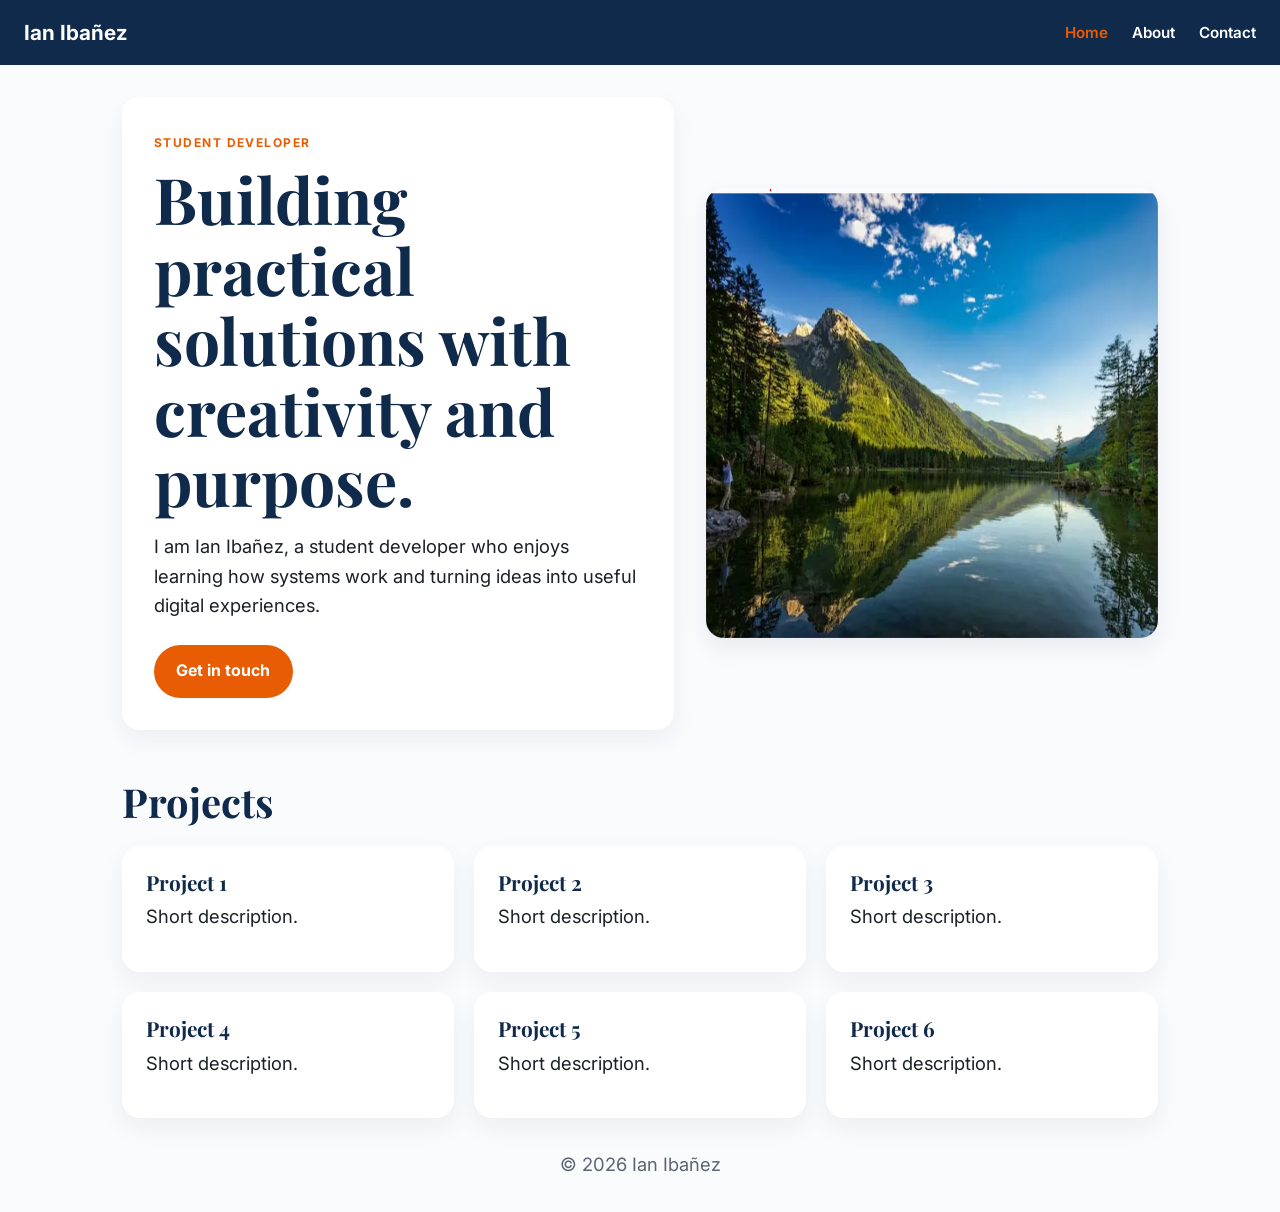
<file: index.html>
<!DOCTYPE html>
<html lang="en">
<head>
  <meta charset="UTF-8">
  <meta name="viewport" content="width=device-width, initial-scale=1">
  <title>Home | Ian Ibañez</title>
  <meta name="description" content="Ian Ibañez builds practical, user-friendly systems and digital experiences with a strong focus on problem-solving and creativity.">
  <link rel="canonical" href="https://ian09460914834-collab.github.io/about-me/index.html">
  <meta property="og:type" content="website">
  <meta property="og:title" content="Home | Ian Ibañez">
  <meta property="og:description" content="Ian Ibañez builds practical, user-friendly systems and digital experiences with a strong focus on problem-solving and creativity.">
  <meta property="og:image" content="https://ian09460914834-collab.github.io/about-me/assets/hero-md.jpg">
  <meta property="og:url" content="https://ian09460914834-collab.github.io/about-me/index.html">
  <meta name="twitter:card" content="summary_large_image">
  <link rel="preconnect" href="https://fonts.googleapis.com">
  <link href="https://fonts.googleapis.com/css2?family=Inter:wght@400;600;700&family=Playfair+Display:wght@700&display=swap" rel="stylesheet">
  <link rel="stylesheet" href="style.css">
</head>
<body>
  <header class="site-header">
    <a href="index.html" class="logo">Ian Ibañez</a>
    <nav aria-label="Main navigation">
      <ul class="nav-links">
        <li><a href="index.html" aria-current="page">Home</a></li>
        <li><a href="about.html">About</a></li>
        <li><a href="contact.html">Contact</a></li>
      </ul>
    </nav>
  </header>

  <main class="page-shell">
    <section class="hero">
      <div class="hero-text">
        <p class="eyebrow">Student developer</p>
        <h1>Building practical solutions with creativity and purpose.</h1>
        <p>I am Ian Ibañez, a student developer who enjoys learning how systems work and turning ideas into useful digital experiences.</p>
        <a class="button" href="contact.html">Get in touch</a>
      </div>
      <div class="hero-visual">
        <img src="assets/hero-md.jpg" alt="Ian Ibañez portrait" class="hero-image" width="800" height="450" loading="lazy">
      </div>
    </section>

    <section class="projects">
      <div class="section-heading">
        <h2>Projects</h2>
      </div>
      <div class="card-grid">
        <article class="project-card">
          <h3>Project 1</h3>
          <p>Short description.</p>
        </article>
        <article class="project-card">
          <h3>Project 2</h3>
          <p>Short description.</p>
        </article>
        <article class="project-card">
          <h3>Project 3</h3>
          <p>Short description.</p>
        </article>
        <article class="project-card">
          <h3>Project 4</h3>
          <p>Short description.</p>
        </article>
        <article class="project-card">
          <h3>Project 5</h3>
          <p>Short description.</p>
        </article>
        <article class="project-card">
          <h3>Project 6</h3>
          <p>Short description.</p>
        </article>
      </div>
    </section>
  </main>

  <footer>
    <p>&copy; 2026 Ian Ibañez</p>
  </footer>
</body>
</html>
</file>
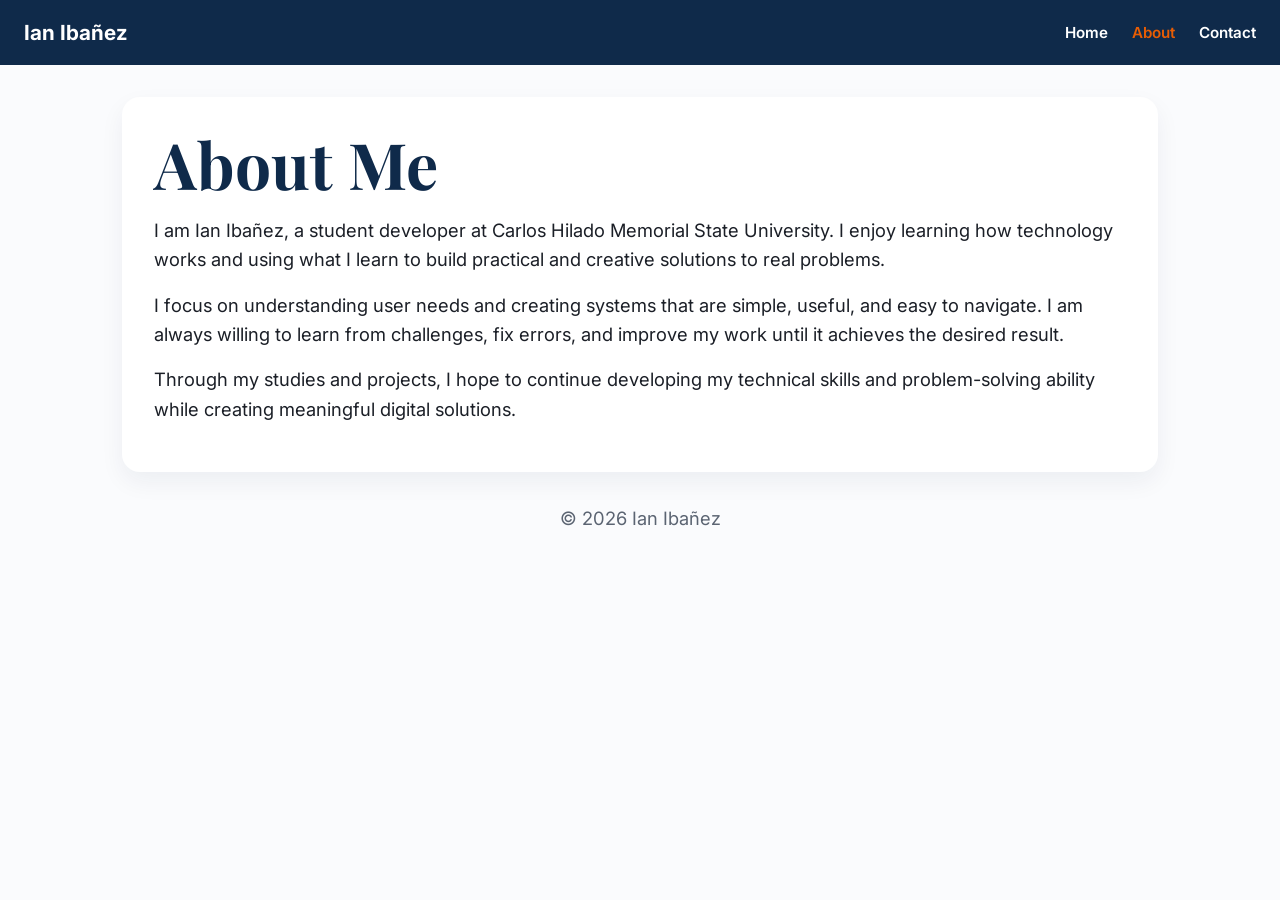
<file: about.html>
<!DOCTYPE html>
<html lang="en">
<head>
    <meta charset="UTF-8">
    <meta name="viewport" content="width=device-width, initial-scale=1">
    <title>About | Ian Ibañez</title>
    <meta name="description" content="Learn about Ian Ibañez, a student developer exploring systems, technology, and creative problem-solving.">
    <link rel="canonical" href="https://ian09460914834-collab.github.io/about-me/about.html">

    <!-- Open Graph -->
    <meta property="og:type" content="website">
    <meta property="og:title" content="About | Ian Ibañez">
    <meta property="og:description" content="Learn about Ian Ibañez, a student developer exploring systems, technology, and creative problem-solving.">
    <meta property="og:image" content="https://ian09460914834-collab.github.io/about-me/assets/hero-md.jpg">
    <meta property="og:url" content="https://ian09460914834-collab.github.io/about-me/about.html">

    <!-- Twitter Card -->
    <meta name="twitter:card" content="summary_large_image">
    <link rel="preconnect" href="https://fonts.googleapis.com">
    <link href="https://fonts.googleapis.com/css2?family=Inter:wght@400;600;700&family=Playfair+Display:wght@700&display=swap" rel="stylesheet">
    <link rel="stylesheet" href="style.css">
</head>
<body>
    <header class="site-header">
      <a href="index.html" class="logo">Ian Ibañez</a>
      <nav aria-label="Main navigation">
        <ul class="nav-links">
          <li><a href="index.html">Home</a></li>
          <li><a href="about.html" aria-current="page">About</a></li>
          <li><a href="contact.html">Contact</a></li>
        </ul>
      </nav>
    </header>

    <main class="page-shell">
      <article class="content-card">
        <h1>About Me</h1>

        <section>
          <p>I am Ian Ibañez, a student developer at Carlos Hilado Memorial State University. I enjoy learning how technology works and using what I learn to build practical and creative solutions to real problems.</p>

          <p>I focus on understanding user needs and creating systems that are simple, useful, and easy to navigate. I am always willing to learn from challenges, fix errors, and improve my work until it achieves the desired result.</p>

          <p>Through my studies and projects, I hope to continue developing my technical skills and problem-solving ability while creating meaningful digital solutions.</p>
        </section>
      </article>
    </main>

    <footer>
      <p>&copy; 2026 Ian Ibañez</p>
    </footer>
</body>
</html>
</file>
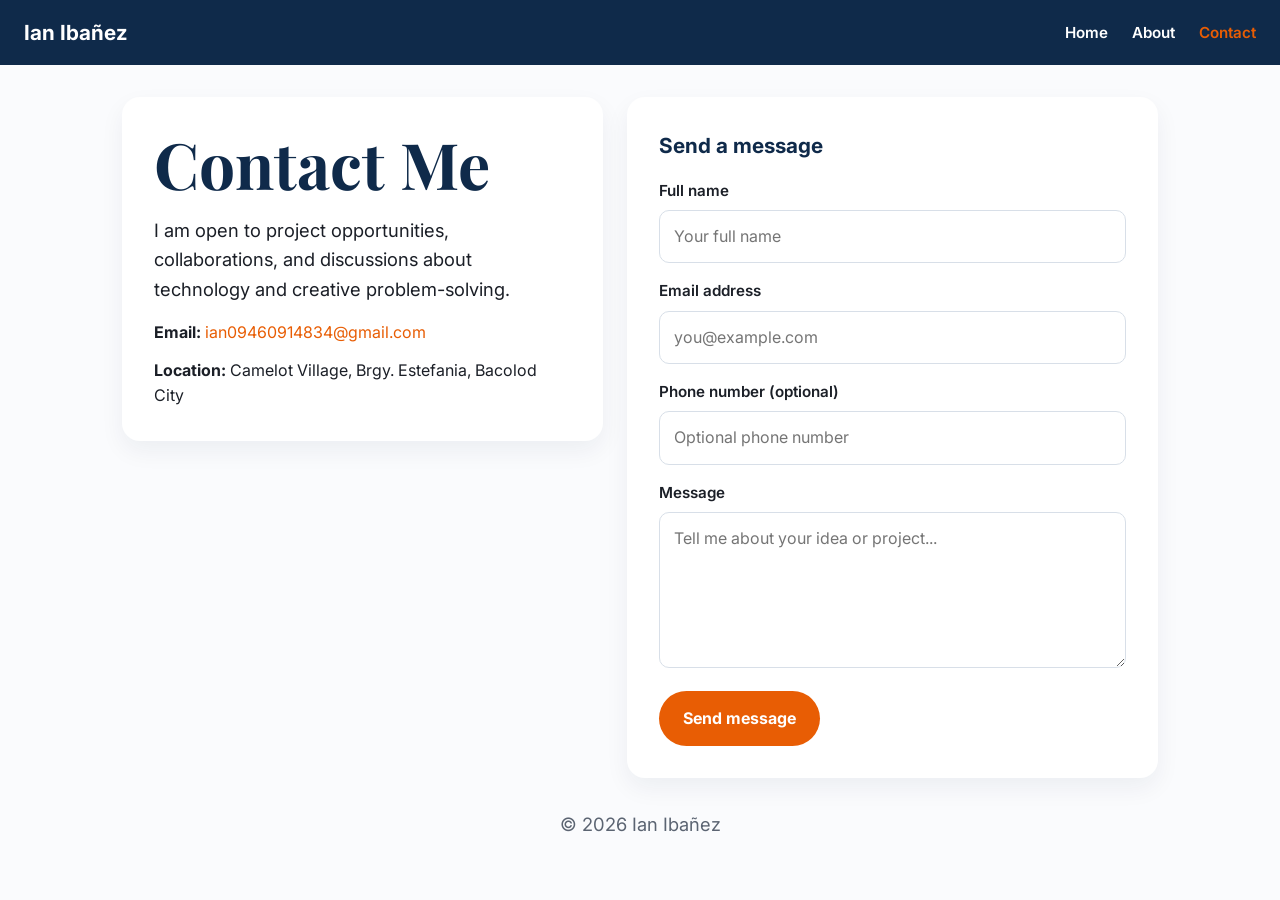
<file: contact.html>
<!DOCTYPE html>
<html lang="en">
<head>
  <meta charset="UTF-8">
  <meta name="viewport" content="width=device-width, initial-scale=1">
  <title>Contact | Ian Ibañez</title>
  <meta name="description" content="Contact Ian Ibañez to discuss projects, collaboration ideas, and innovative digital solutions.">
  <link rel="canonical" href="https://ian09460914834-collab.github.io/about-me/contact.html">
  <meta property="og:type" content="website">
  <meta property="og:title" content="Contact | Ian Ibañez">
  <meta property="og:description" content="Contact Ian Ibañez to discuss projects, collaboration ideas, and innovative digital solutions.">
  <meta property="og:image" content="https://ian09460914834-collab.github.io/about-me/assets/hero-md.jpg">
  <meta property="og:url" content="https://ian09460914834-collab.github.io/about-me/contact.html">
  <meta name="twitter:card" content="summary_large_image">
  <link rel="preconnect" href="https://fonts.googleapis.com">
  <link href="https://fonts.googleapis.com/css2?family=Inter:wght@400;600;700&family=Playfair+Display:wght@700&display=swap" rel="stylesheet">
  <link rel="stylesheet" href="style.css">
</head>
<body>
  <header class="site-header">
    <a href="index.html" class="logo">Ian Ibañez</a>
    <nav aria-label="Main navigation">
      <ul class="nav-links">
        <li><a href="index.html">Home</a></li>
        <li><a href="about.html">About</a></li>
        <li><a href="contact.html" aria-current="page">Contact</a></li>
      </ul>
    </nav>
  </header>

  <main class="page-shell contact-page">
    <section class="contact-card">
      <h1>Contact Me</h1>
      <p>I am open to project opportunities, collaborations, and discussions about technology and creative problem-solving.</p>

      <ul class="contact-list">
        <li><strong>Email:</strong> <a href="mailto:ian09460914834@gmail.com">ian09460914834@gmail.com</a></li>
        <li><strong>Location:</strong> Camelot Village, Brgy. Estefania, Bacolod City</li>
      </ul>
    </section>

    <form class="contact-form" action="mailto:ian09460914834@gmail.com" method="post" enctype="text/plain">
      <fieldset>
        <legend>Send a message</legend>

        <label for="name">Full name</label>
        <input type="text" id="name" name="name" required minlength="2" placeholder="Your full name">

        <label for="email">Email address</label>
        <input type="email" id="email" name="email" required placeholder="you@example.com">

        <label for="phone">Phone number (optional)</label>
        <input type="tel" id="phone" name="phone" pattern="[0-9\-\s]{7,}" placeholder="Optional phone number">

        <label for="message">Message</label>
        <textarea id="message" name="message" rows="5" required placeholder="Tell me about your idea or project..."></textarea>

        <button type="submit">Send message</button>
      </fieldset>
    </form>
  </main>

  <footer>
    <p>&copy; 2026 Ian Ibañez</p>
  </footer>
</body>
</html>
</file>
<file: style.css>
:root {
  --clr-navy: #0F2A4A;
  --clr-accent: #E85D04;
  --clr-text: #1B1F27;
  --clr-muted: #5B6472;
  --clr-bg: #FAFBFD;
  --clr-card: #ffffff;
  --font-body: "Inter", system-ui, sans-serif;
  --font-heading: "Playfair Display", Georgia, serif;
  --space-xs: 0.5rem;
  --space-sm: 1rem;
  --space-md: 1.5rem;
  --space-lg: 3rem;
  --space-xl: 4rem;
}

* {
  box-sizing: border-box;
  margin: 0;
  padding: 0;
}

html {
  scroll-behavior: smooth;
}

body {
  font-family: var(--font-body);
  color: var(--clr-text);
  background: var(--clr-bg);
  line-height: 1.6;
}

img {
  max-width: 100%;
  display: block;
}

a {
  color: var(--clr-accent);
  text-decoration: none;
}

a:hover {
  text-decoration: underline;
}

h1, h2, h3 {
  font-family: var(--font-heading);
  color: var(--clr-navy);
  line-height: 1.2;
}

h1 {
  font-size: clamp(2rem, 4vw + 1rem, 4rem);
  line-height: 1.1;
  margin-bottom: 1rem;
}

h2 {
  font-size: clamp(1.5rem, 2.5vw + 0.75rem, 2.5rem);
  margin-bottom: 1rem;
}

p {
  font-size: clamp(1rem, 0.5vw + 0.85rem, 1.15rem);
  margin-bottom: 1rem;
}

main {
  max-width: 1100px;
  margin: 0 auto;
  padding: 0 1rem;
}

/* HEADER & NAVIGATION — Mobile-first */
.site-header {
  display: flex;
  flex-direction: column;
  align-items: center;
  gap: var(--space-sm);
  background: var(--clr-navy);
  color: white;
  padding: var(--space-sm);
  margin-bottom: 2rem;
  width: 100%;
}

.logo {
  color: white;
  font-weight: 700;
  text-decoration: none;
  font-size: 1.3rem;
}

.nav-links {
  list-style: none;
  display: flex;
  flex-direction: column;
  align-items: center;
  gap: var(--space-sm);
}

.nav-links a {
  color: white;
  text-decoration: none;
  font-weight: 600;
  font-size: 0.95rem;
}

.nav-links a:hover,
.nav-links a[aria-current="page"] {
  color: var(--clr-accent);
}

.page-shell {
  max-width: 1100px;
  margin: 0 auto;
}

.hero {
  display: grid;
  grid-template-columns: 1fr;
  gap: 2rem;
  align-items: center;
  margin-bottom: 3rem;
}

.hero-text,
.content-card,
.contact-card,
.contact-form,
.project-card {
  background: var(--clr-card);
  border-radius: 18px;
  box-shadow: 0 10px 25px rgba(15, 42, 74, 0.06);
}

.hero-text {
  padding: 1.5rem;
}

.eyebrow {
  display: inline-block;
  text-transform: uppercase;
  letter-spacing: 0.12em;
  font-size: 0.75rem;
  font-weight: 700;
  color: var(--clr-accent);
  margin-bottom: 0.75rem;
}

.button {
  display: inline-block;
  background: var(--clr-accent);
  color: white;
  padding: 0.85rem 1.4rem;
  border-radius: 999px;
  font-weight: 700;
  margin-top: 0.5rem;
}

.button:hover {
  text-decoration: none;
  filter: brightness(0.95);
}

.hero-visual {
  display: flex;
  justify-content: center;
}

.hero-image {
  width: 100%;
  max-width: 760px;
  border-radius: 18px;
  box-shadow: 0 10px 25px rgba(15, 42, 74, 0.08);
}

.section-heading {
  margin-bottom: 1.25rem;
}

.card-grid {
  display: grid;
  grid-template-columns: repeat(auto-fit, minmax(200px, 1fr));
  gap: 1.25rem;
}

.project-card {
  padding: 1.5rem;
}

.project-card h3 {
  margin-bottom: 0.5rem;
  font-size: 1.3rem;
}

.content-card,
.contact-card,
.contact-form {
  padding: 1.5rem;
}

.contact-page {
  display: grid;
  grid-template-columns: 1fr;
  gap: 1.5rem;
}

.contact-list {
  list-style: none;
  margin-top: 1rem;
  display: grid;
  gap: 0.75rem;
}

.contact-form fieldset {
  border: none;
}

.contact-form legend {
  font-size: 1.3rem;
  font-weight: 700;
  color: var(--clr-navy);
  margin-bottom: 1rem;
}

.contact-form label {
  display: block;
  margin-bottom: 0.45rem;
  font-weight: 600;
  font-size: 0.95rem;
}

.contact-form input,
.contact-form textarea {
  width: 100%;
  padding: 0.8rem 0.9rem;
  border: 1px solid #d8dfe8;
  border-radius: 10px;
  margin-bottom: 1rem;
  font: inherit;
  background: #fff;
}

.contact-form input:focus,
.contact-form textarea:focus {
  outline: 2px solid rgba(232, 93, 4, 0.18);
  border-color: var(--clr-accent);
}

.contact-form button {
  background: var(--clr-accent);
  color: white;
  border: none;
  border-radius: 999px;
  padding: 0.9rem 1.5rem;
  font: inherit;
  font-weight: 700;
  cursor: pointer;
}

.contact-form button:hover {
  filter: brightness(0.96);
}

footer {
  text-align: center;
  padding: 2rem 1rem 1rem;
  color: var(--clr-muted);
}

@media (min-width: 768px) {
  .site-header {
    flex-direction: row;
    justify-content: space-between;
    padding: var(--space-sm) var(--space-md);
  }

  .nav-links {
    flex-direction: row;
    gap: var(--space-md);
  }

  .hero {
    grid-template-columns: 1.1fr 0.9fr;
  }

  .hero-text {
    padding: 2rem;
  }

  .content-card,
  .contact-card,
  .contact-form {
    padding: 2rem;
  }

  .contact-page {
    grid-template-columns: 0.95fr 1.05fr;
    align-items: start;
  }

  .card-grid {
    grid-template-columns: repeat(auto-fit, minmax(280px, 1fr));
  }
}

@media (min-width: 1024px) {
  main {
    padding: 0 2rem;
  }
}
</file>
